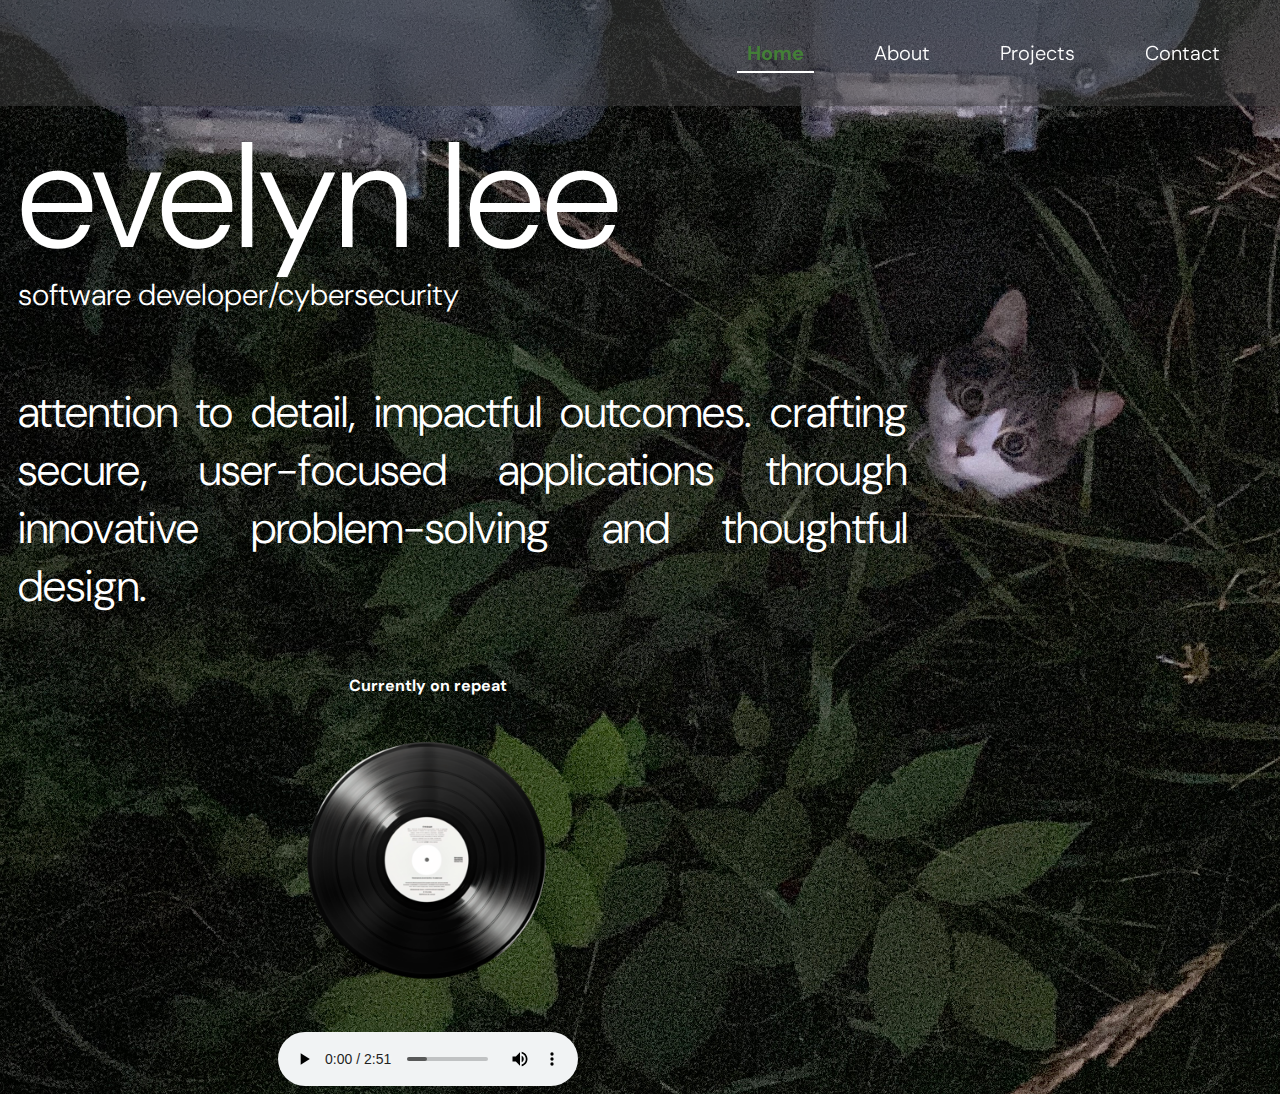
<file: index.html>
<html> 
    <!DOCTYPE html>
    <html lang="en">
    <head>
        <meta charset="UTF-8">
        <meta name="viewport" content="width=device-width, initial-scale=1.0">
        <link rel="preconnect" href="https://fonts.googleapis.com">
        <link rel="preconnect" href="https://fonts.gstatic.com" crossorigin>
        <link href="https://fonts.googleapis.com/css2?family=DM+Sans:ital,opsz,wght@0,9..40,100..1000;1,9..40,100..1000&display=swap" rel="stylesheet">
        <link rel="stylesheet" href="css/main.css">
        <title>Evelyn Lee</title>
    </head>
    <body>
        <header> 
            <nav class="navbar">
                <ul class="nav-list">
                    <li><a href="index.html" class="active">Home</a></li>
                    <li><a href="about.html">About</a></li>
                    <li><a href="projects.html">Projects</a></li>
                    <li><a href="contact.html">Contact</a></li>
                </ul>
            </nav>
        </header>
        <div class="introContainer">
            <h1 id="name">evelyn lee</h1>
            <h2 id="title">software developer/cybersecurity</h2>

            <p id="introduction"> attention to detail, impactful outcomes. crafting secure, user-focused 
                    applications through innovative problem-solving and thoughtful design. </p>
        </div>

        <div class="vinyl-container">
            <p id="songotd">Currently on repeat</p>
            <img src="/images/vinyl.png" alt="Vinyl Record" class="vinyl" id="vinyl">
            <audio class="audio-player" id="audioPlayer" controls>
                <source src="/audio/song.mp3" type="audio/mpeg">
                Your browser does not support the audio element.
            </audio>
        </div>
        <script src="/js/main.js"></script>
    </body>
    </html>
    

</html>
</file>
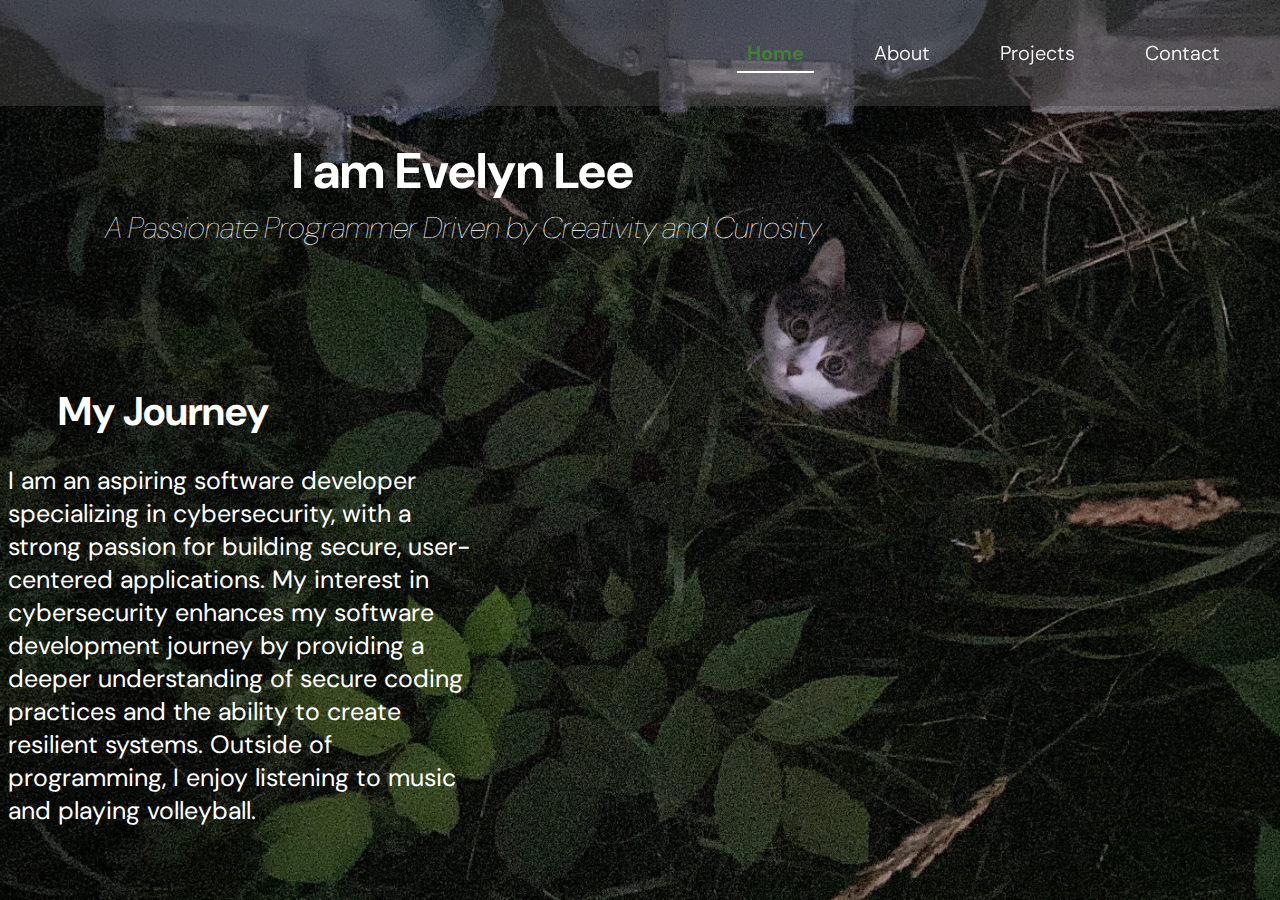
<file: about.html>
<html>
    <!DOCTYPE html>
    <html lang="en">
    <head>
        <meta charset="UTF-8">
        <meta name="viewport" content="width=device-width, initial-scale=1.0">
        <link rel="preconnect" href="https://fonts.googleapis.com">
        <link rel="preconnect" href="https://fonts.gstatic.com" crossorigin>
        <link href="https://fonts.googleapis.com/css2?family=DM+Sans:ital,opsz,wght@0,9..40,100..1000;1,9..40,100..1000&display=swap" rel="stylesheet">
        <link rel="stylesheet" href="css/about.css">
        <link rel="stylesheet" href="css/main.css">
        <title>About</title>
    </head>

    <body>
        <header> 
            <nav class="navbar">
                <ul class="nav-list">
                    <li><a href="index.html" class="active">Home</a></li>
                    <li><a href="about.html">About</a></li>
                    <li><a href="projects.html">Projects</a></li>
                    <li><a href="contact.html">Contact</a></li>
                </ul>
            </nav>
        </header>

        <div class="nameTitle-container">
            <h1 id="me">I am Evelyn Lee</h1>
            <p id="description">A Passionate Programmer Driven by Creativity and Curiosity</p>
        </div>

        <div class="aboutMe-container">
            <h1 id="journey">My Journey</h1>
            <p id="story"> I am an aspiring software developer specializing in cybersecurity, with a strong passion for building secure, user-centered applications. My interest in cybersecurity enhances my software development journey by providing a deeper understanding of secure coding practices and the ability to create resilient systems.

                
                Outside of programming, I enjoy listening to music and playing volleyball.
            </p>
        </div>

        <script src="/js/main.js"></script>
    </body>
    </html>
</html>
</file>
<file: css/main.css>
body {
    font-family: "DM Sans", serif;
    background-image:url("/images/background.jpg");
    background-size: cover;
    font-weight: Bold;
    text-align: center;
    color: white;
    display: flex; 
    flex-wrap: wrap; 
    align-items: center;
    justify-content: flex-start;
}

header {
    position: fixed; 
    top: 0; 
    right: 0; 
    width: 100%;
    background-color: #43434378; 
    color: white;
    padding: 10px 20px;
    display: flex; 
    justify-content: right; 
    align-items: center; 
    z-index: 1000;
    margin: 0;
}

.navbar {
    width: 100%; 
    max-width: 1200px;
}

.nav-list {
    list-style: none; 
    display: flex;
    justify-content: right;
    gap: 50px;
    margin: 30;
    padding: 0;
}

.nav-list a {
    text-decoration: none; 
    color: white; 
    font-size: 20px;
    font-weight: 300;
    padding: 5px 10px; 
    transition: background-color 0.3s ease, color 0.3s ease; 
}

.nav-list a:hover {
    background-color: #ffffff; 
    color: #385931; 
    border-radius: 5px; 
    font-weight: bold;
}

.nav-list a.active {
    font-weight: bold;
    color: #437f37; 
    border-bottom: 2px solid #ffffff; 
}

#name {
    font-family: "DM Sans", serif;
    font-optical-sizing: auto;
    font-weight: 300;
    font-style: normal;
    position: static;
    text-align: left;
    padding-top: 80px;
    font-size: 150px;
    padding-left: 10px;
    padding-right: 1px;
    margin-top: 10px;
}

#title {
    font-family: "DM Sans", serif;
    font-optical-sizing: auto;
    font-weight: 300;
    font-style: normal;
    position: static;
    text-align: left;
    font-size: 30px;
    margin-top: -120px;
    padding-left: 10px;
    padding-right: 1px;
    display: flex;
}

.introContainer{
    width: 900px;
}

#introduction {
    font-family: "DM Sans", serif;
    font-size: 44px; 
    font-weight: 300;
    text-align: justify;
    padding-top: 25px;
    padding-left: 10px;
}

.vinyl-container{
    display: flex;
    flex-direction: column; /* Stack vinyl and audio vertically */
    align-items: center;
    margin-left: 270px;
    width: 300px;
    text-align: center;
}

.vinyl {
    width: 100%;
    border-radius: 50%;
    animation: spin 5s linear infinite;
    pointer-events: none;
}

.audio-player {
    margin-top: 20px;
    z-index: 10; 
}

.vinyl-container:hover .vinyl {
    animation-play-state: paused;
}

@keyframes spin {
    from {
        transform: rotate(0deg);
    }
    to {
        transform: rotate(360deg);
    }
}
</file>
<file: css/about.css>
body {
    font-family: "DM Sans", serif;
    background-image: url("/images/background.jpg");
    background-size: cover;
    font-weight: bold;
    text-align: center;
    color: white;
    display: flex; 
    flex-wrap: wrap; 
    align-items: center;
    justify-content: flex-start;
}

.nameTitle-container {
    width: 900px;
}

#me {
    padding-top: 80px;
    font-size: 50px;
    padding-left: 10px;
    padding-right: 1px;
    margin-top: 10px;
    align-items: center;
}

#description {
    font-family: "DM Sans", serif;
    font-optical-sizing: auto;
    font-weight: 100;
    font-style: italic;
    font-size: 25px;
    position: static;
    font-size: 30px;
    margin-top: -30px;
    padding-left: 10px;
    padding-right: 1px;
    align-items: center;
}

.aboutMe-container {
    font-family: "DM Sans", serif;
    font-optical-sizing: auto;
    font-weight: 700;
    font-style: normal;
    font-size: 25px;
    width: 480px;
}

#journey {
    font-weight: 700;
    font-style: normal;
    font-size: 40px;
    text-align: left;
    padding-left: 50px;
    display: flex;
}

#story {
    position: static;
    font-weight: 400;
    font-size: 25;
    text-align: justify;
    text-align: left;
    position: static;
}
</file>
